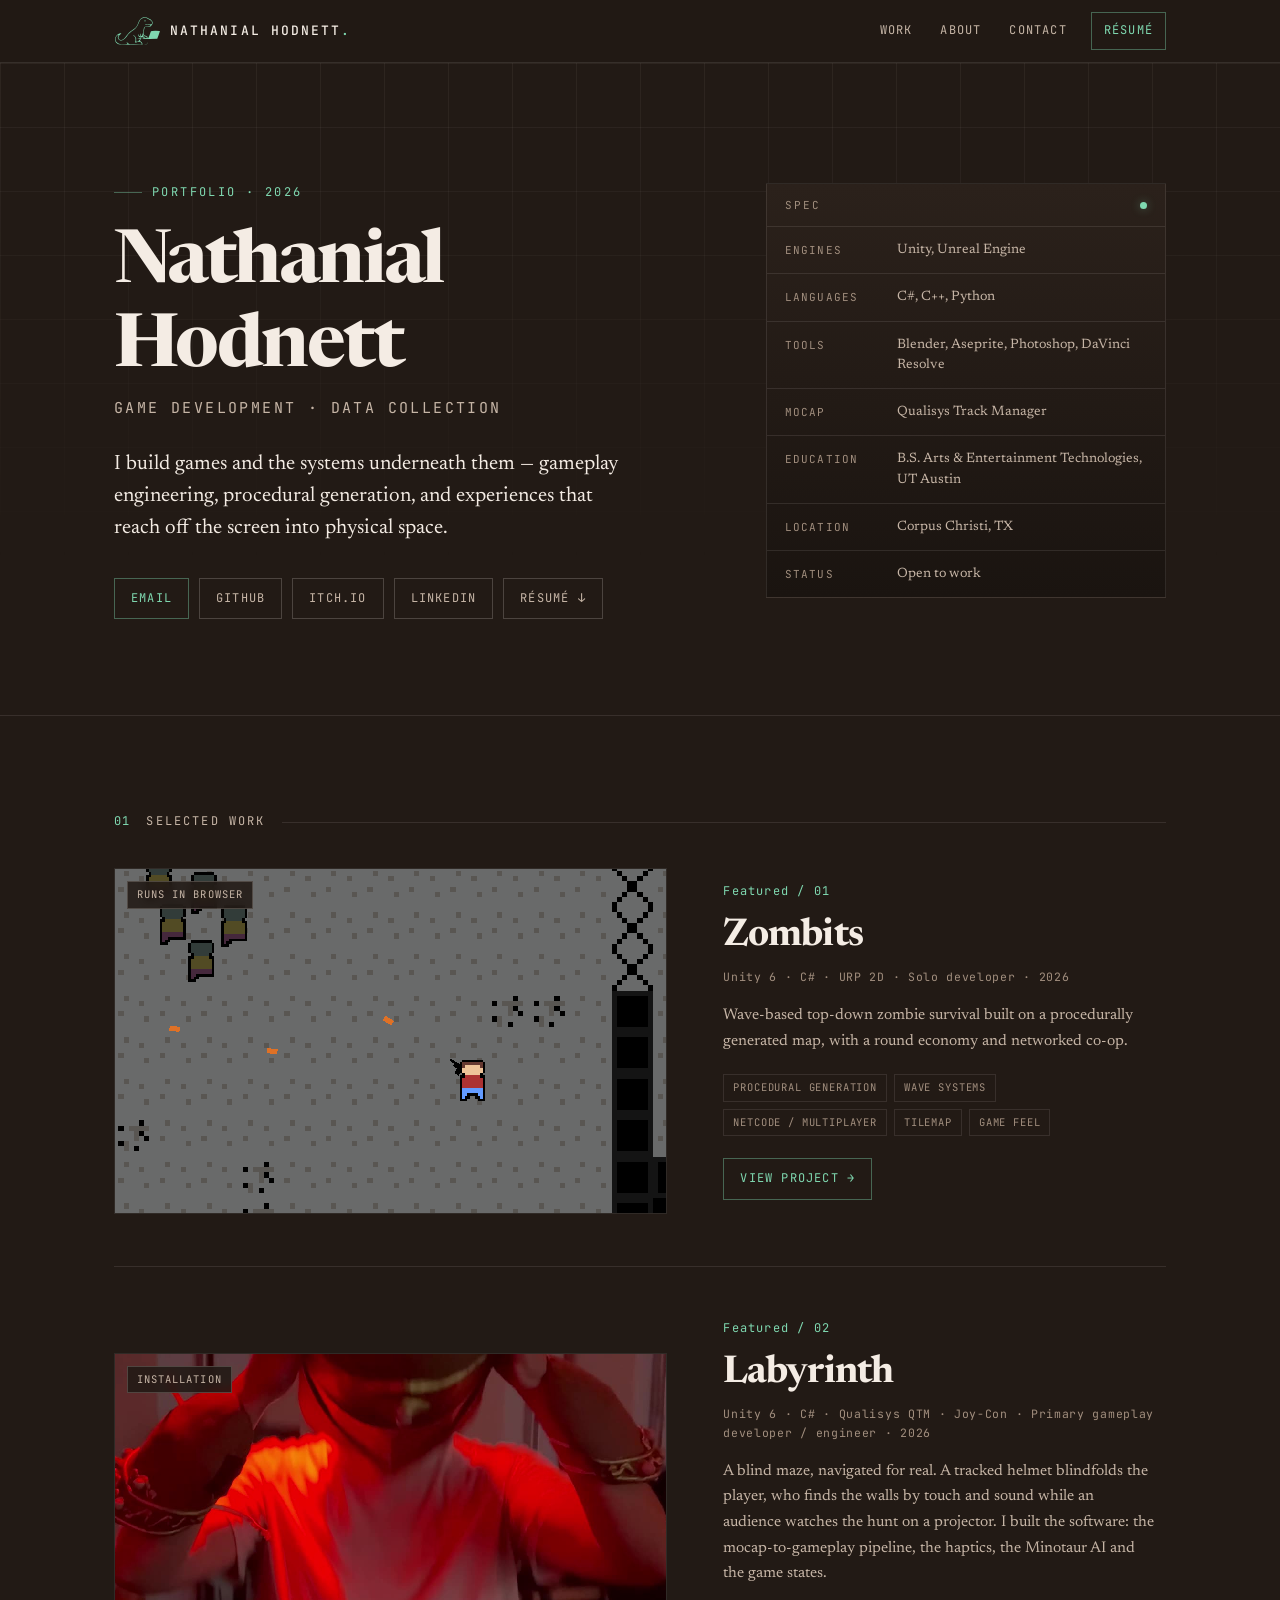
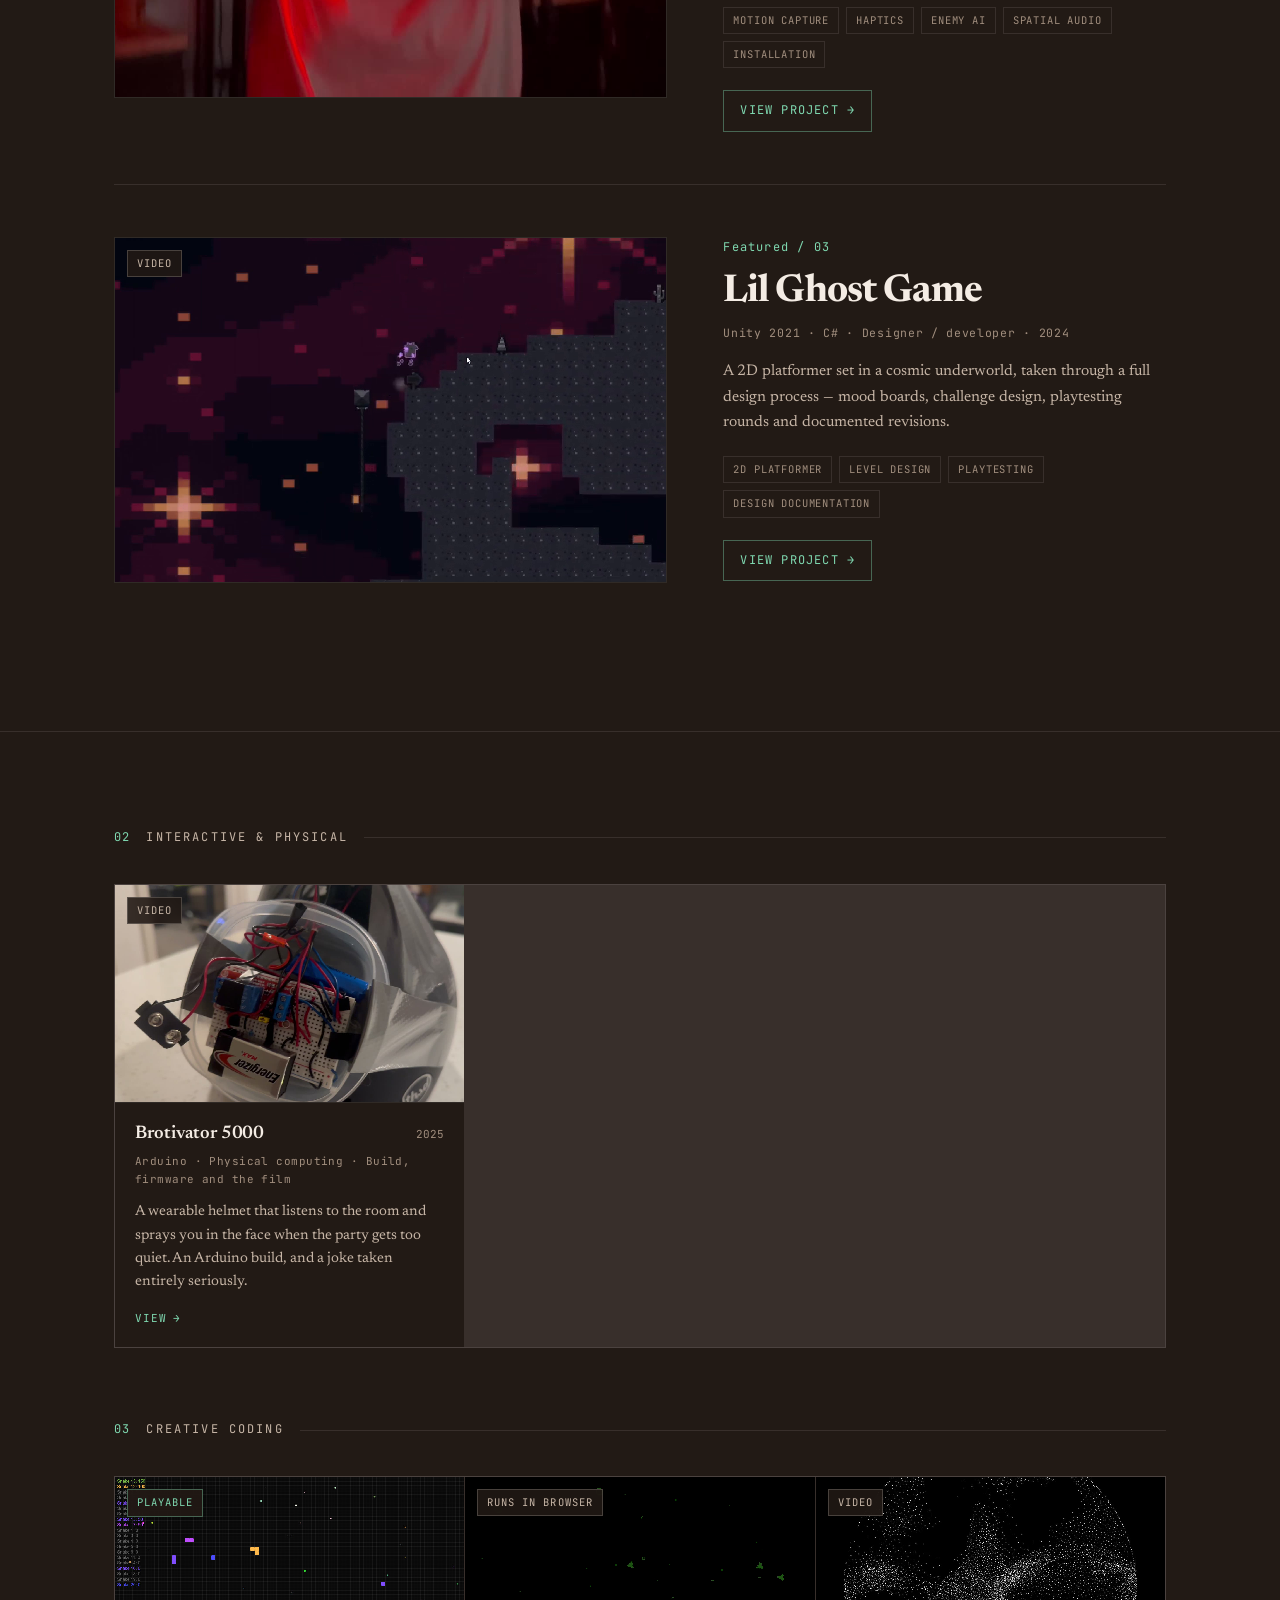
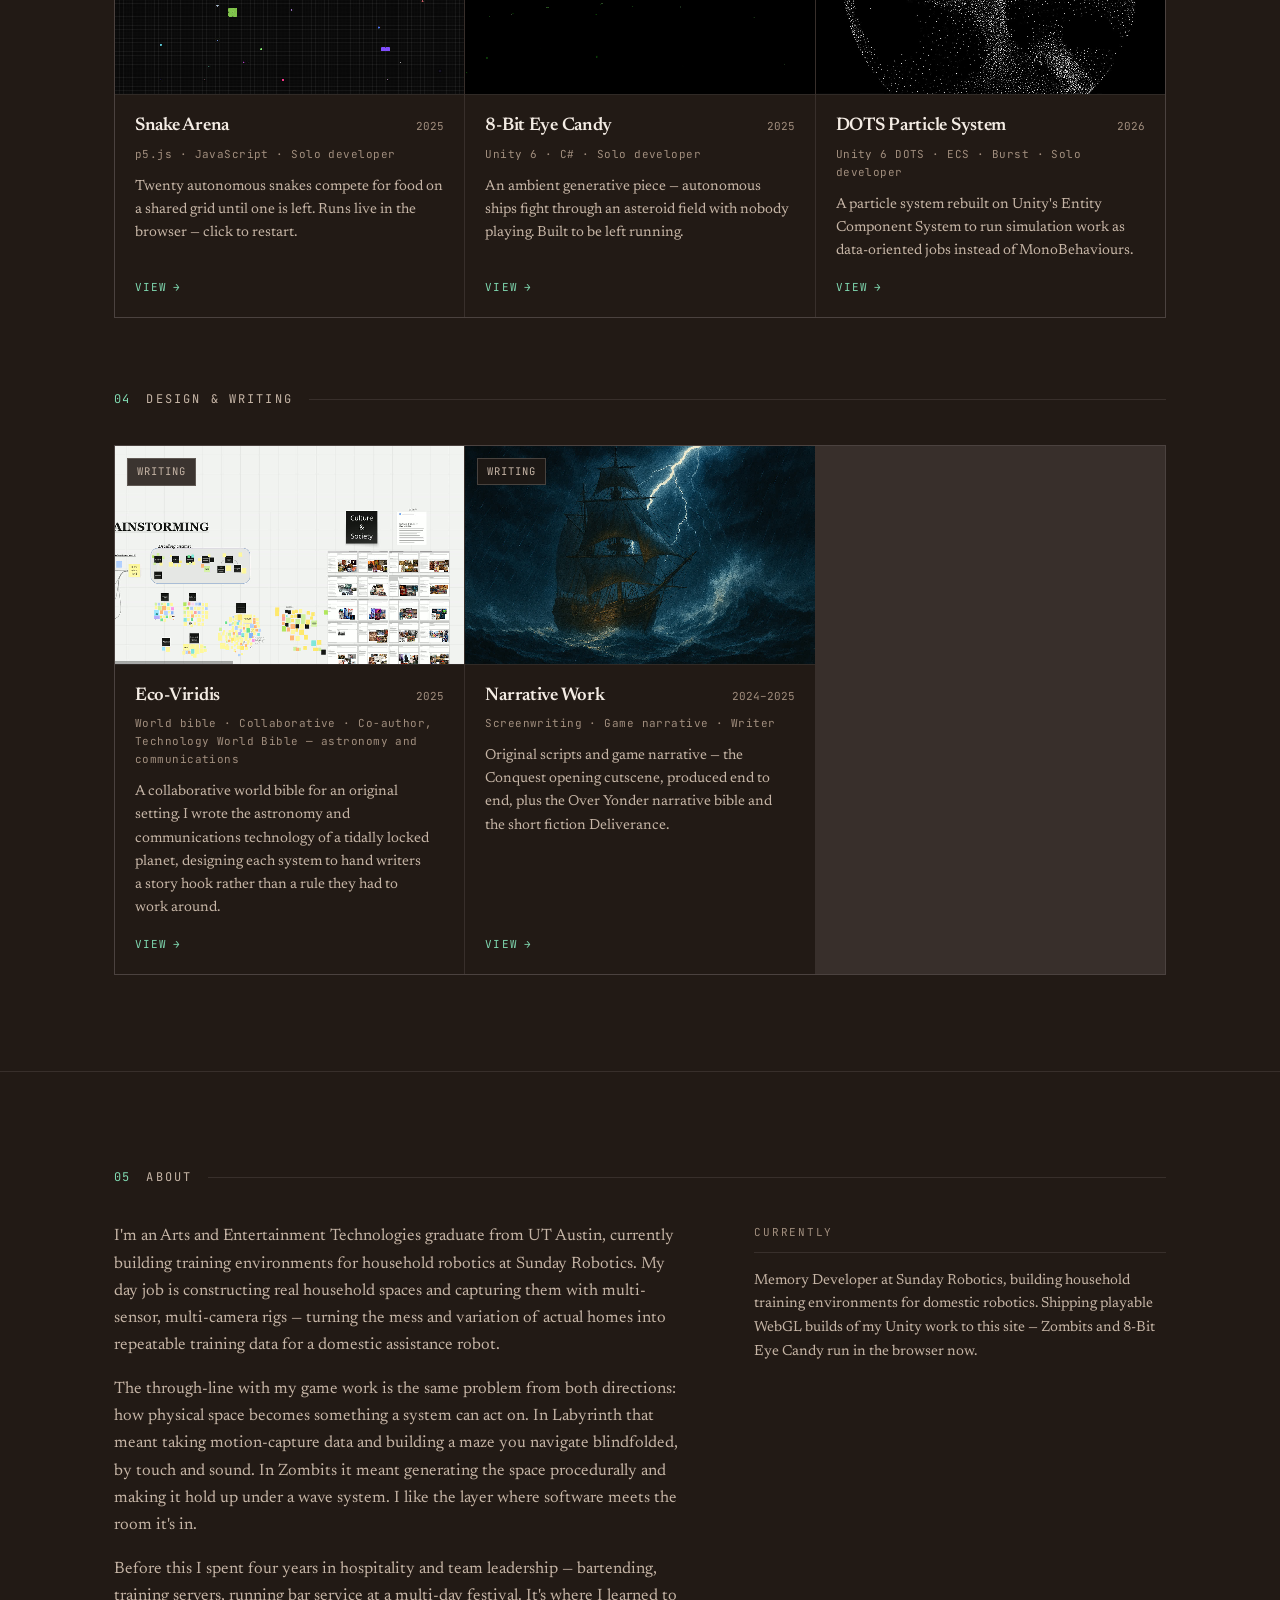
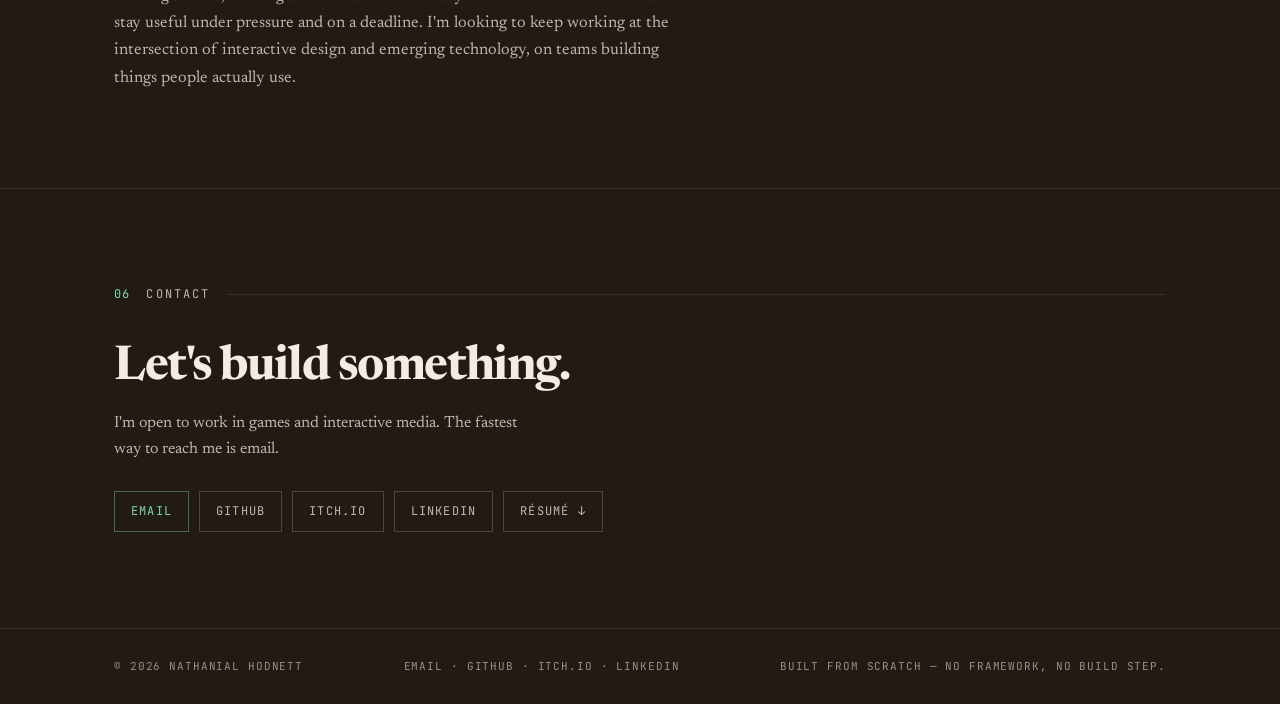
<file: index.html>
<!doctype html>
<html lang="en">
<head>
<meta charset="utf-8">
<meta name="viewport" content="width=device-width, initial-scale=1, viewport-fit=cover">

<title>Nathanial Hodnett — Game Developer</title>
<meta name="description" content="Game developer working on gameplay systems, procedural generation, networked multiplayer and interactive installation. Portfolio and selected work.">
<meta name="color-scheme" content="dark">
<meta name="theme-color" content="#221A15">

<!-- Open Graph / social preview. og:image must be an absolute URL — scrapers do not
     resolve relative paths, so a relative one silently yields no preview card. -->
<meta property="og:type" content="website">
<meta property="og:url" content="https://mintchocodino.github.io/">
<meta property="og:title" content="Nathanial Hodnett — Game Developer">
<meta property="og:description" content="Gameplay systems, procedural generation, networked multiplayer and interactive installation.">
<meta property="og:image" content="https://mintchocodino.github.io/assets/img/zombits/gameplay.png">
<meta name="twitter:card" content="summary_large_image">

<link rel="icon" href="assets/img/brand/favicon.svg" type="image/svg+xml">

<link rel="preconnect" href="https://fonts.googleapis.com">
<link rel="preconnect" href="https://fonts.gstatic.com" crossorigin>
<link rel="stylesheet" href="https://fonts.googleapis.com/css2?family=Newsreader:opsz,wght@6..72,400;6..72,500;6..72,600;6..72,700&family=JetBrains+Mono:wght@400;500&display=swap">
<link rel="stylesheet" href="assets/css/site.css">
</head>
<body>

<a class="skip" href="#work">Skip to work</a>

<header class="site-header" data-header></header>

<main id="top">

  <section class="hero" data-hero></section>

  <section class="section" id="work">
    <div class="wrap">
      <div class="sec-label">
        <span class="sec-label__num">01</span>
        <span class="sec-label__text">Selected Work</span>
        <span class="sec-label__rule"></span>
      </div>
      <div data-featured></div>
    </div>
  </section>

  <section class="section">
    <div class="wrap" data-categories></div>
  </section>

  <section class="section" id="about">
    <div class="wrap">
      <div class="sec-label">
        <span class="sec-label__num" data-autonum>06</span>
        <span class="sec-label__text">About</span>
        <span class="sec-label__rule"></span>
      </div>
      <div class="about__grid">
        <div class="about__body reveal" data-about></div>
        <div class="reveal">
          <div class="side-block">
            <div class="side-block__head">Currently</div>
            <p style="color:var(--fg-muted);font-size:14.5px;margin:0">
              Memory Developer at Sunday Robotics, building household training
              environments for domestic robotics. Shipping playable WebGL builds of
              my Unity work to this site — Zombits and 8-Bit Eye Candy run in the
              browser now.
            </p>
          </div>
        </div>
      </div>
    </div>
  </section>

  <section class="section contact" id="contact">
    <div class="wrap">
      <div class="sec-label">
        <span class="sec-label__num" data-autonum>07</span>
        <span class="sec-label__text">Contact</span>
        <span class="sec-label__rule"></span>
      </div>
      <div class="reveal">
        <h2>Let's build something.</h2>
        <p>
          I'm open to work in games and interactive media. The fastest way to reach me
          is email.
        </p>
        <div class="hero__links" data-contact-links></div>
      </div>
    </div>
  </section>

</main>

<footer class="site-footer" data-footer></footer>

<script src="data/site.js"></script>
<script src="data/projects.js"></script>
<script src="assets/js/site.js"></script>
</body>
</html>
</file>
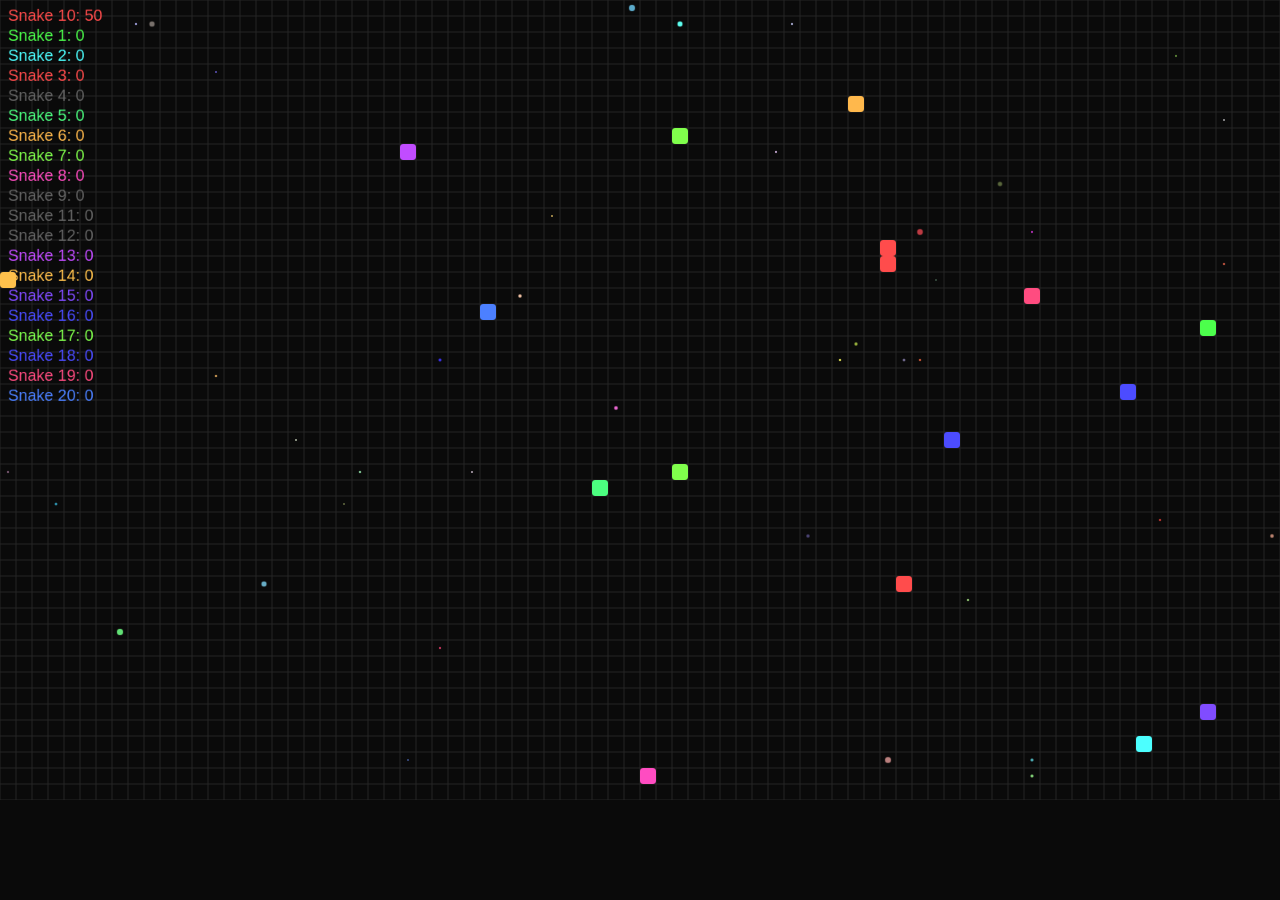
<file: play/snake/index.html>
<!DOCTYPE html>
<html lang="en">
  <head>
    <meta charset="utf-8" />
    <meta name="viewport" content="width=device-width, initial-scale=1.0">

    <title>Sketch</title>

    <link rel="stylesheet" type="text/css" href="style.css">

    <script src="libraries/p5.min.js"></script>
    <script src="libraries/p5.sound.min.js"></script>
  </head>

  <body>
    <script src="sketch.js"></script>
    <script src="Snake.js"></script>
  </body>
</html>
</file>
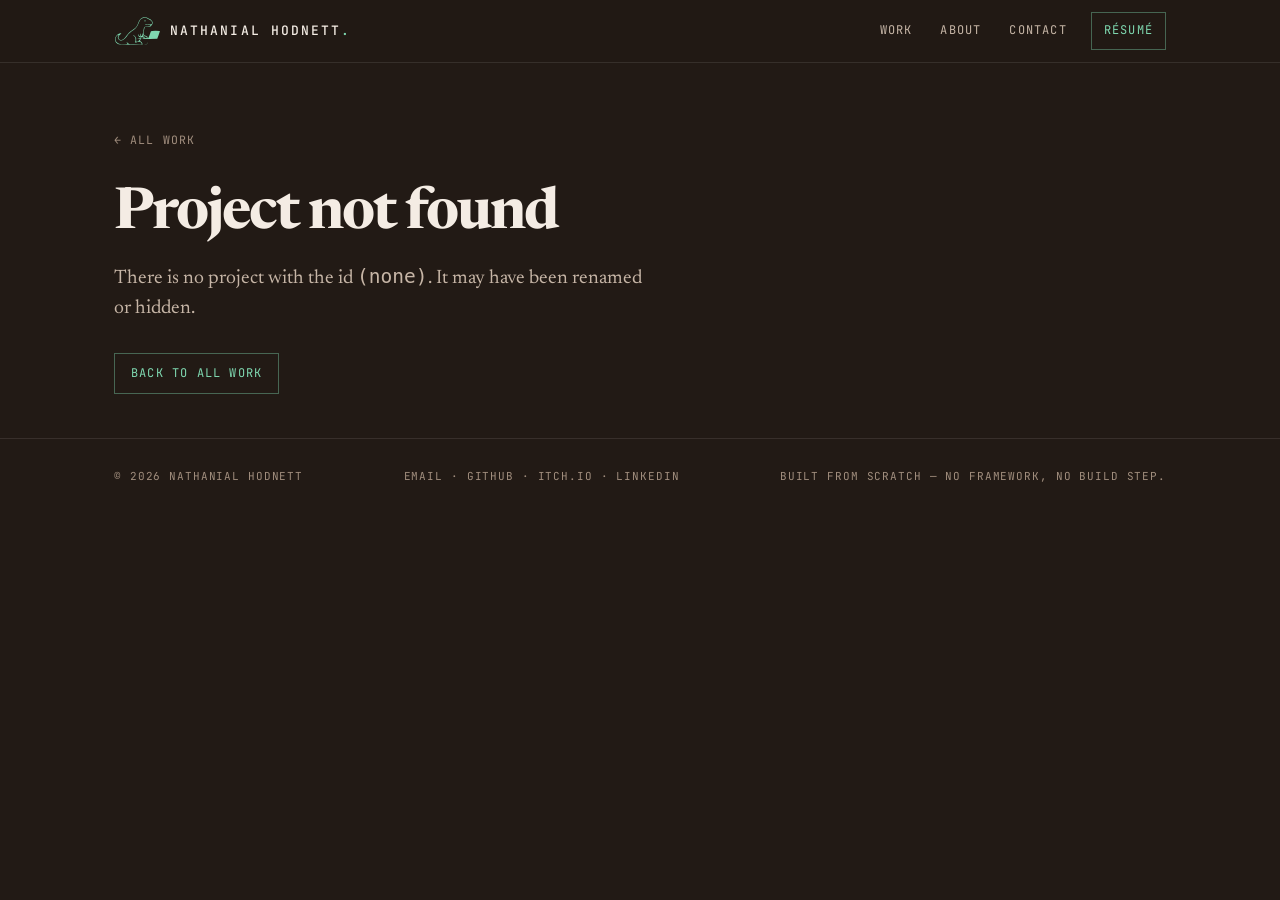
<file: project.html>
<!doctype html>
<html lang="en">
<head>
<meta charset="utf-8">
<meta name="viewport" content="width=device-width, initial-scale=1, viewport-fit=cover">

<title>Project — Nathanial Hodnett</title>
<meta name="description" content="Project detail.">
<meta name="color-scheme" content="dark">
<meta name="theme-color" content="#221A15">

<link rel="icon" href="assets/img/brand/favicon.svg" type="image/svg+xml">

<link rel="preconnect" href="https://fonts.googleapis.com">
<link rel="preconnect" href="https://fonts.gstatic.com" crossorigin>
<link rel="stylesheet" href="https://fonts.googleapis.com/css2?family=Newsreader:opsz,wght@6..72,400;6..72,500;6..72,600;6..72,700&family=JetBrains+Mono:wght@400;500&display=swap">
<link rel="stylesheet" href="assets/css/site.css">
</head>
<body>

<a class="skip" href="#project">Skip to project</a>

<header class="site-header" data-header></header>

<main id="project" data-project></main>

<footer class="site-footer" data-footer></footer>

<script src="data/site.js"></script>
<script src="data/projects.js"></script>
<script src="assets/js/project.js"></script>
<script src="assets/js/site.js"></script>
</body>
</html>
</file>
<file: assets/css/site.css>
/* ===========================================================================
   Nathanial Hodnett — portfolio
   Theme: Mint Choco. Roasted brown ground, mint green accent, hairline rules,
   New York for everything that is read and monospace for everything that is
   scanned. The palette is the tag: mintchocodino.
   =========================================================================== */

/* --- tokens -------------------------------------------------------------- */
:root {
  /* Warm dark browns, all on roughly the same hue (~25deg) so elevation reads
     as light rather than as a colour shift. */
  --bg:         #221A15;
  --bg-elev:    #2B211B;
  --bg-elev-2:  #33271F;
  --bg-inset:   #1A1410;

  /* Rules are warm white at low alpha, so they sit on the brown instead of
     going grey-blue against it. */
  --rule:        rgba(244, 236, 228, 0.10);
  --rule-strong: rgba(244, 236, 228, 0.20);

  /* Warm off-whites. Every pair below clears WCAG AA on --bg; fg and fg-muted
     clear AAA. fg-dim is 5.45:1, which matters because the 11px mono captions
     use it — the old blue-grey scheme had that pair at about 4:1 and failed. */
  --fg:       #F4ECE4;
  --fg-muted: #C6B5A6;
  --fg-dim:   #A18E7E;

  --accent:      #7FD8B0;
  --accent-soft: rgba(127, 216, 176, 0.14);
  --accent-line: rgba(127, 216, 176, 0.40);

  --mono: "JetBrains Mono", ui-monospace, SFMono-Regular, Menlo, Consolas, monospace;
  /* New York is Apple's serif and ships on macOS/iOS only — ui-serif resolves
     to it there. Newsreader is the web fallback everywhere else: same
     old-style warmth, designed for screen reading. Georgia backs both up. */
  --display: "New York", ui-serif, "Newsreader", Georgia, "Times New Roman", serif;
  --body:    "New York", ui-serif, "Newsreader", Georgia, "Times New Roman", serif;

  --measure: 68ch;
  --gutter: clamp(20px, 5vw, 64px);
  --maxw: 1180px;

  --ease: cubic-bezier(.4, 0, .2, 1);
}

/* --- reset --------------------------------------------------------------- */
*, *::before, *::after { box-sizing: border-box; }

html {
  -webkit-text-size-adjust: 100%;
  scroll-behavior: smooth;
}
@media (prefers-reduced-motion: reduce) {
  html { scroll-behavior: auto; }
  *, *::before, *::after { animation-duration: .01ms !important; transition-duration: .01ms !important; }
}

body {
  margin: 0;
  background: var(--bg);
  color: var(--fg);
  font-family: var(--body);
  font-size: 16px;
  line-height: 1.65;
  -webkit-font-smoothing: antialiased;
  overflow-x: hidden;
}

img, video, iframe { max-width: 100%; }
img, video { height: auto; display: block; }

a { color: inherit; }

h1, h2, h3, h4 {
  font-family: var(--display);
  font-weight: 600;
  line-height: 1.15;
  letter-spacing: -0.015em;
  margin: 0;
  text-wrap: balance;
}

p { margin: 0 0 1em; text-wrap: pretty; }

:focus-visible {
  outline: 2px solid var(--accent);
  outline-offset: 3px;
  border-radius: 2px;
}

.skip {
  position: absolute; left: -9999px; top: 0; z-index: 200;
  background: var(--accent); color: var(--bg);
  padding: 10px 16px; font-family: var(--mono); font-size: 13px;
}
.skip:focus { left: 8px; top: 8px; }

/* --- shared bits --------------------------------------------------------- */
.wrap {
  max-width: var(--maxw);
  margin-inline: auto;
  padding-inline: var(--gutter);
}

.mono {
  font-family: var(--mono);
  font-size: 12px;
  letter-spacing: 0.10em;
  text-transform: uppercase;
  color: var(--fg-dim);
}

/* Section label: "01 / SELECTED WORK" with a rule running to the right edge */
.sec-label {
  display: flex;
  align-items: center;
  gap: 16px;
  margin-bottom: 36px;
}
.sec-label__num {
  font-family: var(--mono);
  font-size: 12px;
  letter-spacing: 0.10em;
  color: var(--accent);
}
.sec-label__text {
  font-family: var(--mono);
  font-size: 12px;
  letter-spacing: 0.18em;
  text-transform: uppercase;
  color: var(--fg-muted);
  white-space: nowrap;
}
.sec-label__rule {
  flex: 1 1 auto;
  height: 1px;
  background: var(--rule);
  min-width: 20px;
}

/* --- header -------------------------------------------------------------- */
.site-header {
  position: sticky;
  top: 0;
  z-index: 100;
  background: rgba(34, 26, 21, 0.82);
  backdrop-filter: blur(12px);
  -webkit-backdrop-filter: blur(12px);
  border-bottom: 1px solid var(--rule);
}
.site-header__inner {
  display: flex;
  align-items: center;
  justify-content: space-between;
  gap: 20px;
  height: 62px;
  max-width: var(--maxw);
  margin-inline: auto;
  padding-inline: var(--gutter);
}
.brand {
  display: inline-flex;
  align-items: center;
  gap: 10px;
  font-family: var(--mono);
  font-size: 13px;
  font-weight: 500;
  letter-spacing: 0.16em;
  text-transform: uppercase;
  text-decoration: none;
  color: var(--fg);
  white-space: nowrap;
}
.brand__dot { color: var(--accent); }

/* Masked rather than <img>, so the mark takes its colour from here and can
   react to hover. background is what actually gets painted; the SVG only
   supplies the shape. */
.brand__mark {
  flex: none;
  width: 46px;
  height: 28px;
  background: var(--accent);
  -webkit-mask: url("../img/brand/dino.svg") center / contain no-repeat;
          mask: url("../img/brand/dino.svg") center / contain no-repeat;
  transition: background .18s var(--ease), transform .18s var(--ease);
}
.brand:hover .brand__mark { background: var(--fg); transform: translateY(-1px); }

@media (max-width: 640px) {
  .brand { gap: 7px; }
  .brand__mark { width: 34px; height: 21px; }
}

.nav { display: flex; align-items: center; gap: 4px; }
.nav a {
  font-family: var(--mono);
  font-size: 12px;
  letter-spacing: 0.10em;
  text-transform: uppercase;
  text-decoration: none;
  color: var(--fg-muted);
  padding: 8px 12px;
  transition: color .18s var(--ease);
}
.nav a:hover { color: var(--fg); }

.nav a.nav-cta {
  color: var(--accent);
  border: 1px solid var(--accent-line);
  margin-left: 8px;
  transition: background .18s var(--ease), color .18s var(--ease);
}
.nav a.nav-cta:hover { background: var(--accent); color: var(--bg); }

@media (max-width: 640px) {
  .nav a { padding: 8px 8px; font-size: 11px; letter-spacing: .06em; }
  .brand { font-size: 11px; letter-spacing: .12em; }
}

/* --- hero ---------------------------------------------------------------- */
.hero {
  position: relative;
  padding-block: clamp(56px, 11vw, 120px) clamp(48px, 9vw, 96px);
  border-bottom: 1px solid var(--rule);
  overflow: hidden;
}
/* faint blueprint grid, fading out downward */
.hero::before {
  content: "";
  position: absolute;
  inset: 0;
  background-image:
    linear-gradient(to right,  var(--rule) 1px, transparent 1px),
    linear-gradient(to bottom, var(--rule) 1px, transparent 1px);
  background-size: 64px 64px;
  -webkit-mask-image: linear-gradient(to bottom, rgba(0,0,0,.55), transparent 78%);
          mask-image: linear-gradient(to bottom, rgba(0,0,0,.55), transparent 78%);
  pointer-events: none;
}
.hero > * { position: relative; }

.hero__grid {
  display: grid;
  grid-template-columns: minmax(0, 1.45fr) minmax(0, 1fr);
  gap: clamp(32px, 6vw, 72px);
  align-items: start;
}
@media (max-width: 860px) {
  .hero__grid { grid-template-columns: 1fr; }
}

.hero__eyebrow {
  font-family: var(--mono);
  font-size: 12px;
  letter-spacing: 0.20em;
  text-transform: uppercase;
  color: var(--accent);
  margin-bottom: 20px;
  display: flex;
  align-items: center;
  gap: 10px;
}
.hero__eyebrow::before {
  content: "";
  width: 28px; height: 1px;
  background: var(--accent-line);
}

.hero h1 {
  font-size: clamp(2.6rem, 7.5vw, 4.6rem);
  font-weight: 700;
  letter-spacing: -0.035em;
  margin-bottom: 4px;
}
.hero__role {
  font-family: var(--mono);
  font-size: clamp(13px, 2vw, 15px);
  letter-spacing: 0.16em;
  text-transform: uppercase;
  color: var(--fg-muted);
  margin-bottom: 28px;
}
.hero__statement {
  font-family: var(--display);
  font-size: clamp(1.05rem, 2.2vw, 1.3rem);
  line-height: 1.55;
  color: var(--fg);
  max-width: 46ch;
  margin-bottom: 32px;
}

.hero__links { display: flex; flex-wrap: wrap; gap: 10px; }

/* spec sheet block */
.spec {
  border: 1px solid var(--rule);
  background: linear-gradient(180deg, var(--bg-elev) 0%, var(--bg-inset) 100%);
}
.spec__head {
  font-family: var(--mono);
  font-size: 11px;
  letter-spacing: 0.18em;
  text-transform: uppercase;
  color: var(--fg-dim);
  padding: 12px 18px;
  border-bottom: 1px solid var(--rule);
  display: flex;
  justify-content: space-between;
  align-items: center;
}
.spec__head::after {
  content: "";
  width: 7px; height: 7px;
  border-radius: 50%;
  background: var(--accent);
  box-shadow: 0 0 10px var(--accent-line);
}
.spec__row {
  display: grid;
  grid-template-columns: 96px 1fr;
  gap: 16px;
  padding: 13px 18px;
  border-bottom: 1px solid var(--rule);
  font-size: 13.5px;
  line-height: 1.5;
}
.spec__row:last-child { border-bottom: 0; }
.spec__key {
  font-family: var(--mono);
  font-size: 11px;
  letter-spacing: 0.10em;
  text-transform: uppercase;
  color: var(--fg-dim);
  padding-top: 2px;
}
.spec__val { color: var(--fg-muted); }
@media (max-width: 420px) {
  .spec__row { grid-template-columns: 1fr; gap: 3px; }
}

/* --- buttons ------------------------------------------------------------- */
.btn {
  display: inline-flex;
  align-items: center;
  gap: 8px;
  font-family: var(--mono);
  font-size: 12px;
  letter-spacing: 0.10em;
  text-transform: uppercase;
  text-decoration: none;
  padding: 10px 16px;
  border: 1px solid var(--rule-strong);
  color: var(--fg-muted);
  background: transparent;
  transition: color .18s var(--ease), border-color .18s var(--ease), background .18s var(--ease);
}
.btn:hover { color: var(--fg); border-color: var(--fg-dim); background: var(--bg-elev); }

.btn--accent { color: var(--accent); border-color: var(--accent-line); }
.btn--accent:hover { background: var(--accent); border-color: var(--accent); color: var(--bg); }

.btn__arrow { transition: transform .18s var(--ease); }
.btn:hover .btn__arrow { transform: translateX(3px); }

/* --- sections ------------------------------------------------------------ */
.section { padding-block: clamp(56px, 9vw, 96px); }
.section + .section { border-top: 1px solid var(--rule); }

/* --- featured project ---------------------------------------------------- */
.feature {
  display: grid;
  grid-template-columns: minmax(0, 1.25fr) minmax(0, 1fr);
  gap: clamp(28px, 5vw, 56px);
  align-items: center;
  padding-block: clamp(32px, 5vw, 52px);
  border-top: 1px solid var(--rule);
}
.feature:first-of-type { border-top: 0; padding-top: 0; }
@media (max-width: 860px) {
  .feature { grid-template-columns: 1fr; gap: 24px; }
}

.feature__media {
  position: relative;
  border: 1px solid var(--rule);
  background: var(--bg-inset);
  aspect-ratio: 16 / 10;
  overflow: hidden;
}
.feature__media img {
  width: 100%; height: 100%;
  object-fit: cover;
  image-rendering: pixelated;
  transition: transform .5s var(--ease);
}
.feature:hover .feature__media img { transform: scale(1.03); }

.feature__index {
  font-family: var(--mono);
  font-size: 12px;
  letter-spacing: 0.10em;
  color: var(--accent);
  margin-bottom: 12px;
}
.feature h3 {
  font-size: clamp(1.7rem, 4vw, 2.4rem);
  font-weight: 700;
  letter-spacing: -0.025em;
  margin-bottom: 10px;
}
.feature__meta {
  font-family: var(--mono);
  font-size: 11.5px;
  letter-spacing: 0.06em;
  color: var(--fg-dim);
  margin-bottom: 16px;
}
.feature__summary {
  color: var(--fg-muted);
  font-size: 15.5px;
  max-width: 48ch;
  margin-bottom: 20px;
}

/* --- placeholder art (projects with no cover image) ---------------------- */
.ph {
  width: 100%; height: 100%;
  background-color: var(--bg-inset);
  background-image:
    linear-gradient(to right,  var(--rule) 1px, transparent 1px),
    linear-gradient(to bottom, var(--rule) 1px, transparent 1px);
  background-size: 28px 28px;
  display: grid;
  place-items: center;
}
.ph span {
  font-family: var(--mono);
  font-size: clamp(2rem, 8vw, 3.4rem);
  font-weight: 500;
  letter-spacing: 0.12em;
  color: rgba(127, 216, 176, 0.22);
}

/* --- tags / badges ------------------------------------------------------- */
.tags { display: flex; flex-wrap: wrap; gap: 7px; }
.tag {
  font-family: var(--mono);
  font-size: 10.5px;
  letter-spacing: 0.08em;
  text-transform: uppercase;
  color: var(--fg-dim);
  border: 1px solid var(--rule);
  padding: 4px 9px;
  white-space: nowrap;
}

.badge {
  position: absolute;
  top: 12px; left: 12px;
  z-index: 2;
  font-family: var(--mono);
  font-size: 10.5px;
  letter-spacing: 0.10em;
  text-transform: uppercase;
  padding: 4px 9px;
  background: rgba(34, 26, 21, 0.88);
  border: 1px solid var(--rule-strong);
  color: var(--fg-muted);
  backdrop-filter: blur(4px);
}
.badge--playable { color: var(--accent); border-color: var(--accent-line); background: rgba(34, 26, 21, .92); }
.badge--todo     { color: var(--fg-dim); }

/* --- project grid -------------------------------------------------------- */
.cat + .cat { margin-top: clamp(48px, 7vw, 72px); }

.grid {
  display: grid;
  grid-template-columns: repeat(auto-fill, minmax(300px, 1fr));
  gap: 1px;
  background: var(--rule);
  border: 1px solid var(--rule);
}

.card {
  display: flex;
  flex-direction: column;
  background: var(--bg);
  text-decoration: none;
  color: inherit;
  transition: background .2s var(--ease);
}
.card:hover { background: var(--bg-elev); }

.card__media {
  position: relative;
  aspect-ratio: 16 / 10;
  overflow: hidden;
  background: var(--bg-inset);
  border-bottom: 1px solid var(--rule);
}
.card__media img {
  width: 100%; height: 100%;
  object-fit: cover;
  image-rendering: pixelated;
  transition: transform .45s var(--ease);
}
.card:hover .card__media img { transform: scale(1.04); }

.card__body { padding: 20px; display: flex; flex-direction: column; flex: 1; }

.card__top {
  display: flex;
  align-items: baseline;
  justify-content: space-between;
  gap: 12px;
  margin-bottom: 8px;
}
.card h3 {
  font-size: 1.15rem;
  font-weight: 600;
  letter-spacing: -0.015em;
}
.card__year {
  font-family: var(--mono);
  font-size: 11px;
  color: var(--fg-dim);
  flex: none;
}
.card__meta {
  font-family: var(--mono);
  font-size: 11px;
  letter-spacing: 0.04em;
  color: var(--fg-dim);
  margin-bottom: 12px;
}
.card__summary {
  color: var(--fg-muted);
  font-size: 14.5px;
  line-height: 1.6;
  margin-bottom: 16px;
  flex: 1;
}
.card__more {
  font-family: var(--mono);
  font-size: 11px;
  letter-spacing: 0.10em;
  text-transform: uppercase;
  color: var(--accent);
  display: flex;
  align-items: center;
  gap: 6px;
}
.card__more span { transition: transform .18s var(--ease); }
.card:hover .card__more span { transform: translateX(4px); }

/* --- about --------------------------------------------------------------- */
.about__grid {
  display: grid;
  grid-template-columns: minmax(0, 1.4fr) minmax(0, 1fr);
  gap: clamp(28px, 6vw, 64px);
  align-items: start;
}
@media (max-width: 860px) { .about__grid { grid-template-columns: 1fr; } }

.about__body { max-width: var(--measure); color: var(--fg-muted); font-size: 16.5px; }
.about__body p:last-child { margin-bottom: 0; }

/* --- contact / footer ---------------------------------------------------- */
.contact h2 {
  font-size: clamp(1.9rem, 5vw, 3rem);
  font-weight: 700;
  letter-spacing: -0.03em;
  margin-bottom: 14px;
}
.contact p { color: var(--fg-muted); max-width: 46ch; margin-bottom: 28px; }

.site-footer {
  border-top: 1px solid var(--rule);
  padding-block: 28px;
}
.site-footer__inner {
  display: flex;
  flex-wrap: wrap;
  gap: 12px 24px;
  justify-content: space-between;
  align-items: center;
  font-family: var(--mono);
  font-size: 11px;
  letter-spacing: 0.08em;
  text-transform: uppercase;
  color: var(--fg-dim);
  max-width: var(--maxw);
  margin-inline: auto;
  padding-inline: var(--gutter);
}
.site-footer a { color: var(--fg-dim); text-decoration: none; }
.site-footer a:hover { color: var(--accent); }

/* ===========================================================================
   PROJECT DETAIL PAGE
   =========================================================================== */

.back {
  display: inline-flex;
  align-items: center;
  gap: 8px;
  font-family: var(--mono);
  font-size: 11.5px;
  letter-spacing: 0.10em;
  text-transform: uppercase;
  color: var(--fg-dim);
  text-decoration: none;
  margin-bottom: 32px;
  transition: color .18s var(--ease);
}
.back:hover { color: var(--accent); }
.back span { transition: transform .18s var(--ease); }
.back:hover span { transform: translateX(-3px); }

.proj-head { padding-block: clamp(36px, 6vw, 64px) clamp(28px, 4vw, 44px); }
.proj-head h1 {
  font-size: clamp(2.2rem, 6vw, 3.6rem);
  font-weight: 700;
  letter-spacing: -0.035em;
  margin-bottom: 14px;
}
.proj-head__summary {
  font-family: var(--display);
  font-size: clamp(1.02rem, 2.2vw, 1.22rem);
  line-height: 1.55;
  color: var(--fg-muted);
  max-width: 54ch;
  margin-bottom: 28px;
}
.proj-head__links { display: flex; flex-wrap: wrap; gap: 10px; }

/* the mono spec strip under the title */
.proj-spec {
  display: grid;
  grid-template-columns: repeat(auto-fit, minmax(150px, 1fr));
  gap: 1px;
  background: var(--rule);
  border: 1px solid var(--rule);
  margin-bottom: 36px;
}
.proj-spec__cell { background: var(--bg); padding: 14px 18px; }
.proj-spec__key {
  font-family: var(--mono);
  font-size: 10.5px;
  letter-spacing: 0.14em;
  text-transform: uppercase;
  color: var(--fg-dim);
  margin-bottom: 5px;
}
.proj-spec__val { font-size: 14px; color: var(--fg); line-height: 1.45; }

/* media blocks */
.media { margin-block: 0 clamp(36px, 6vw, 56px); }
.media__item { margin-bottom: 28px; }
.media__item:last-child { margin-bottom: 0; }

.media__frame {
  border: 1px solid var(--rule);
  background: var(--bg-inset);
  overflow: hidden;
  position: relative;
}
.media__frame iframe,
.media__frame video { display: block; width: 100%; border: 0; }

.media__embed { aspect-ratio: 16 / 9; }
.media__embed iframe { width: 100%; height: 100%; }

.media__caption {
  font-family: var(--mono);
  font-size: 11px;
  letter-spacing: 0.06em;
  color: var(--fg-dim);
  margin-top: 9px;
  display: flex;
  gap: 8px;
}
.media__caption::before { content: "—"; color: var(--accent); flex: none; }

.media__hint {
  border: 1px dashed var(--rule-strong);
  background: var(--bg-inset);
  padding: 28px 24px;
  text-align: center;
  font-family: var(--mono);
  font-size: 12px;
  letter-spacing: 0.08em;
  color: var(--fg-dim);
  line-height: 1.8;
}
.media__hint strong { color: var(--accent); font-weight: 500; }

/* Readable sample of written work. This used to force Georgia to contrast with a
   sans body; the body is New York now, so the separation comes from the inset
   ground and the accent rule instead, and the type just matches. */
.excerpt {
  margin: 0;
  padding: 26px clamp(20px, 4vw, 34px);
  border: 1px solid var(--rule);
  border-left: 2px solid var(--accent-line);
  background: var(--bg-inset);
}
.excerpt__head {
  display: flex;
  flex-wrap: wrap;
  align-items: baseline;
  gap: 10px;
  margin-bottom: 18px;
  padding-bottom: 12px;
  border-bottom: 1px solid var(--rule);
}
.excerpt__label {
  font-family: var(--mono);
  font-size: 11px;
  letter-spacing: 0.12em;
  text-transform: uppercase;
  color: var(--accent);
}
.excerpt__meta {
  font-family: var(--mono);
  font-size: 11px;
  letter-spacing: 0.06em;
  color: var(--fg-dim);
}
.excerpt p {
  font-family: var(--body);
  font-size: 15.5px;
  line-height: 1.75;
  color: var(--fg-muted);
  max-width: 62ch;
  margin: 0 0 1em;
}
.excerpt p:last-child { margin-bottom: 0; }

/* detail content columns */
.proj-body {
  display: grid;
  grid-template-columns: minmax(0, 1.35fr) minmax(0, 1fr);
  gap: clamp(32px, 6vw, 64px);
  align-items: start;
  padding-bottom: clamp(56px, 9vw, 96px);
}
@media (max-width: 860px) { .proj-body { grid-template-columns: 1fr; } }

.prose { color: var(--fg-muted); font-size: 16.5px; max-width: var(--measure); }
.prose p:last-child { margin-bottom: 0; }

.built { list-style: none; margin: 0; padding: 0; }
.built li {
  position: relative;
  padding-left: 26px;
  margin-bottom: 15px;
  color: var(--fg-muted);
  font-size: 14.5px;
  line-height: 1.62;
}
.built li::before {
  content: "";
  position: absolute;
  left: 0; top: 0.62em;
  width: 12px; height: 1px;
  background: var(--accent);
}
.built li:last-child { margin-bottom: 0; }

.side-block { margin-bottom: 34px; }
.side-block:last-child { margin-bottom: 0; }
.side-block__head {
  font-family: var(--mono);
  font-size: 11px;
  letter-spacing: 0.16em;
  text-transform: uppercase;
  color: var(--fg-dim);
  padding-bottom: 10px;
  border-bottom: 1px solid var(--rule);
  margin-bottom: 16px;
}

/* next/prev project nav */
.proj-nav {
  border-top: 1px solid var(--rule);
  display: grid;
  grid-template-columns: 1fr 1fr;
  gap: 1px;
  background: var(--rule);
}
.proj-nav a {
  background: var(--bg);
  padding: 26px var(--gutter);
  text-decoration: none;
  transition: background .2s var(--ease);
}
.proj-nav a:hover { background: var(--bg-elev); }
.proj-nav a:last-child { text-align: right; }
.proj-nav__dir {
  font-family: var(--mono);
  font-size: 10.5px;
  letter-spacing: 0.14em;
  text-transform: uppercase;
  color: var(--fg-dim);
  margin-bottom: 6px;
}
.proj-nav__title { font-family: var(--display); font-size: 1.05rem; font-weight: 600; color: var(--fg); }
@media (max-width: 560px) {
  .proj-nav { grid-template-columns: 1fr; }
  .proj-nav a:last-child { text-align: left; }
}

/* --- entrance animation -------------------------------------------------- */
.reveal {
  opacity: 0;
  transform: translateY(14px);
  transition: opacity .6s var(--ease), transform .6s var(--ease);
}
.reveal.is-in { opacity: 1; transform: none; }
@media (prefers-reduced-motion: reduce) {
  .reveal { opacity: 1; transform: none; }
}
</file>
<file: play/snake/style.css>
/* Scales the fixed 1600x1000 p5 canvas to fit whatever box it is embedded in,
   without changing the sketch's internal resolution. */

html, body {
  margin: 0;
  padding: 0;
  background: #0a0a0a;
  overflow: hidden;
  height: 100%;
}

canvas {
  display: block;
  width: 100% !important;
  height: auto !important;
  max-height: 100vh;
  aspect-ratio: 16 / 10;
}
</file>
